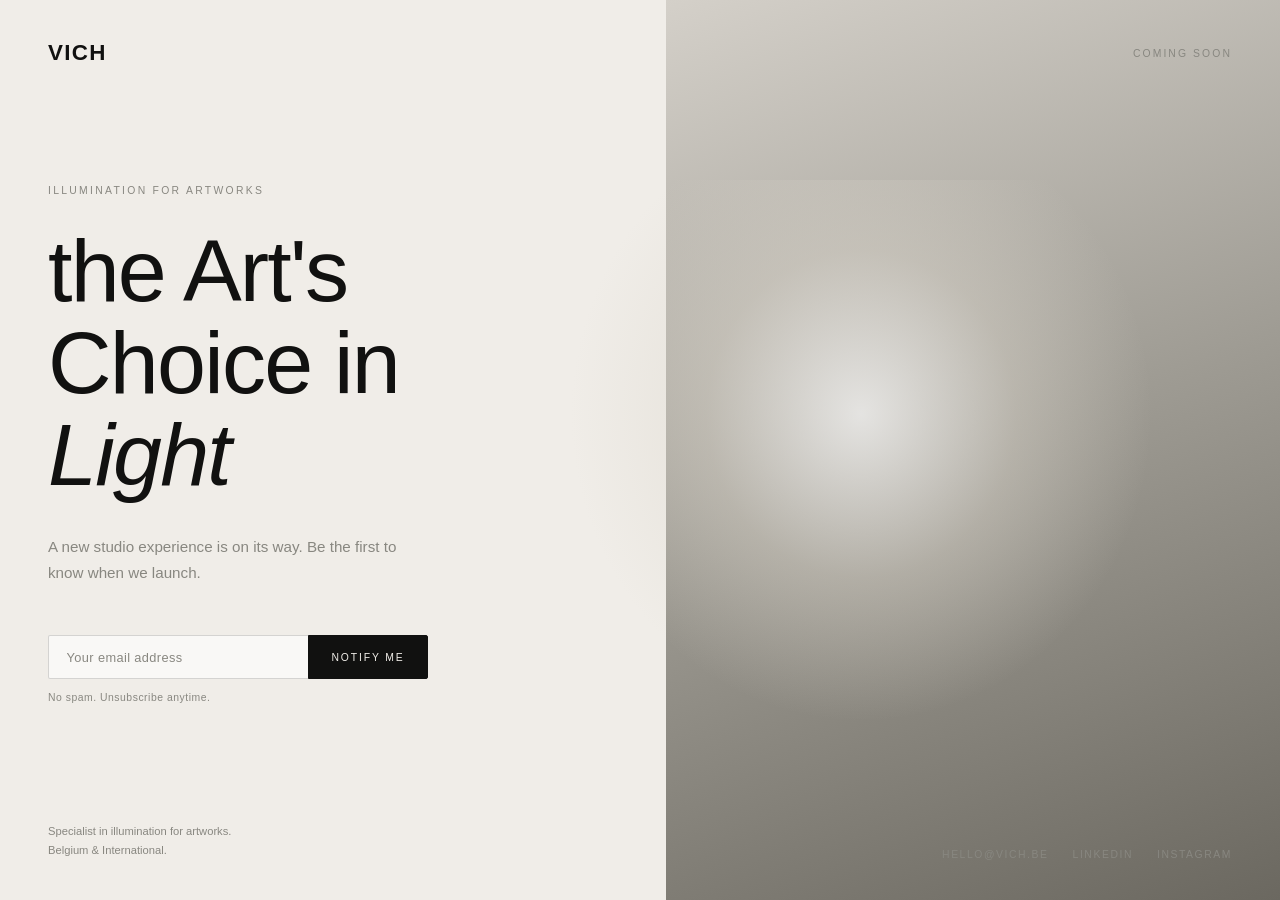
<file: index.html>
<!DOCTYPE html>
<html lang="en">

<head>
  <meta charset="UTF-8">
  <meta name="viewport" content="width=device-width, initial-scale=1.0">
  <title>VICH — The Art's Choice in Light</title>
  <style>
    *,
    *::before,
    *::after {
      box-sizing: border-box;
      margin: 0;
      padding: 0;
    }

    :root {
      --ink: #111110;
      --paper: #f0ede8;
      --muted: #888780;
    }

    html,
    body {
      height: 100%;
      font-family: 'Helvetica Neue', Helvetica, Arial, sans-serif;
      background: var(--paper);
      color: var(--ink);
      overflow: hidden;
    }

    /* animated light background */
    .bg {
      position: fixed;
      inset: 0;
      z-index: 0;
    }

    .bg-left {
      position: absolute;
      inset: 0;
      background: var(--paper);
    }

    .bg-right {
      position: absolute;
      right: 0;
      top: 0;
      width: 48%;
      height: 100%;
      background: linear-gradient(160deg, #d4d0c9 0%, #9e9b93 50%, #6b6860 100%);
    }

    .light-orb {
      position: absolute;
      right: 8%;
      top: 20%;
      width: 55%;
      height: 65%;
      background: radial-gradient(ellipse 55% 70% at 55% 40%,
          rgba(255, 255, 255, 0.7) 0%,
          rgba(220, 215, 205, 0.4) 40%,
          transparent 75%);
      animation: breathe 7s ease-in-out infinite alternate;
    }

    @keyframes breathe {
      from {
        transform: translate(-3%, -3%) scale(0.97);
        opacity: 0.8;
      }

      to {
        transform: translate(3%, 4%) scale(1.03);
        opacity: 1;
      }
    }

    /* layout */
    .page {
      position: relative;
      z-index: 1;
      height: 100vh;
      display: grid;
      grid-template-rows: auto 1fr auto;
      padding: 2.5rem 3rem;
    }

    /* header */
    header {
      display: flex;
      justify-content: space-between;
      align-items: center;
    }

    .logo {
      font-weight: 700;
      font-size: 1.4rem;
      letter-spacing: 0.06em;
      color: var(--ink);
    }

    .header-label {
      font-size: 0.65rem;
      letter-spacing: 0.2em;
      text-transform: uppercase;
      color: var(--muted);
    }

    /* center content */
    .center {
      display: flex;
      flex-direction: column;
      justify-content: center;
      max-width: 520px;
    }

    .eyebrow {
      font-size: 0.65rem;
      letter-spacing: 0.22em;
      text-transform: uppercase;
      color: var(--muted);
      margin-bottom: 1.8rem;
      animation: fadein 1.2s ease both;
    }

    h1 {
      font-size: clamp(3rem, 7vw, 5.5rem);
      font-weight: 300;
      line-height: 1.05;
      letter-spacing: -0.02em;
      margin-bottom: 2rem;
      animation: fadein 1.2s ease 0.15s both;
    }

    h1 em {
      font-style: italic;
      font-weight: 300;
    }

    .tagline {
      font-size: 0.95rem;
      line-height: 1.75;
      color: var(--muted);
      max-width: 360px;
      margin-bottom: 3rem;
      animation: fadein 1.2s ease 0.3s both;
    }

    /* email form */
    .form-wrap {
      display: flex;
      gap: 0;
      max-width: 380px;
      animation: fadein 1.2s ease 0.45s both;
    }

    .form-wrap input {
      flex: 1;
      padding: 0.85rem 1.1rem;
      font-size: 0.8rem;
      font-family: inherit;
      background: rgba(255, 255, 255, 0.6);
      border: 1px solid rgba(0, 0, 0, 0.15);
      border-right: none;
      border-radius: 2px 0 0 2px;
      outline: none;
      color: var(--ink);
      letter-spacing: 0.03em;
      transition: background 0.2s, border-color 0.2s;
    }

    .form-wrap input::placeholder {
      color: var(--muted);
    }

    .form-wrap input:focus {
      background: rgba(255, 255, 255, 0.9);
      border-color: rgba(0, 0, 0, 0.3);
    }

    .form-wrap button {
      padding: 0.85rem 1.4rem;
      background: var(--ink);
      color: var(--paper);
      font-family: inherit;
      font-size: 0.65rem;
      letter-spacing: 0.18em;
      text-transform: uppercase;
      border: 1px solid var(--ink);
      border-radius: 0 2px 2px 0;
      cursor: pointer;
      transition: background 0.2s;
      white-space: nowrap;
    }

    .form-wrap button:hover {
      background: #2a2a28;
    }

    .form-note {
      margin-top: 0.8rem;
      font-size: 0.65rem;
      color: var(--muted);
      letter-spacing: 0.05em;
      animation: fadein 1.2s ease 0.6s both;
    }

    /* footer */
    footer {
      display: flex;
      justify-content: space-between;
      align-items: flex-end;
    }

    .footer-left {
      font-size: 0.7rem;
      color: var(--muted);
      line-height: 1.7;
    }

    .footer-right {
      display: flex;
      gap: 1.5rem;
    }

    .footer-right a {
      font-size: 0.65rem;
      letter-spacing: 0.15em;
      text-transform: uppercase;
      color: var(--muted);
      text-decoration: none;
      transition: color 0.2s;
    }

    .footer-right a:hover {
      color: var(--ink);
    }

    @keyframes fadein {
      from {
        opacity: 0;
        transform: translateY(10px);
      }

      to {
        opacity: 1;
        transform: translateY(0);
      }
    }

    /* thank you state */
    .thankyou {
      display: none;
      font-size: 0.8rem;
      color: var(--ink);
      letter-spacing: 0.05em;
      padding: 0.85rem 0;
      animation: fadein 0.5s ease both;
    }

    .thankyou.show {
      display: block;
    }

    .form-wrap.hide {
      display: none;
    }
  </style>
</head>

<body>

  <div class="bg">
    <div class="bg-left"></div>
    <div class="bg-right"></div>
    <div class="light-orb"></div>
  </div>

  <div class="page">

    <header>
      <span class="logo">VICH</span>
      <span class="header-label">Coming Soon</span>
    </header>

    <div class="center">
      <p class="eyebrow">Illumination for artworks</p>
      <h1>the Art's<br>Choice in<br><em>Light</em></h1>
      <p class="tagline">
        A new studio experience is on its way. Be the first to know when we launch.
      </p>

      <div class="form-wrap" id="form-wrap">
        <input type="email" id="email-input" placeholder="Your email address" autocomplete="email">
        <button onclick="handleSubmit()">Notify me</button>
      </div>
      <div class="thankyou" id="thankyou">
        Thank you — we'll be in touch.
      </div>
      <p class="form-note">No spam. Unsubscribe anytime.</p>
    </div>

    <footer>
      <div class="footer-left">
        Specialist in illumination for artworks.<br>
        Belgium &amp; International.
      </div>
      <div class="footer-right">
        <a href="mailto:hello@vich.be">hello@vich.be</a>
        <a href="https://www.linkedin.com/company/vich" target="_blank">LinkedIn</a>
        <a href="https://www.instagram.com/vich" target="_blank">Instagram</a>
      </div>
    </footer>

  </div>

  <script>
    function handleSubmit() {
      const email = document.getElementById('email-input').value;
      if (!email || !email.includes('@')) {
        document.getElementById('email-input').focus();
        return;
      }
      document.getElementById('form-wrap').classList.add('hide');
      document.getElementById('thankyou').classList.add('show');
    }

    document.getElementById('email-input').addEventListener('keydown', function (e) {
      if (e.key === 'Enter') handleSubmit();
    });
  </script>

</body>

</html>
</file>
